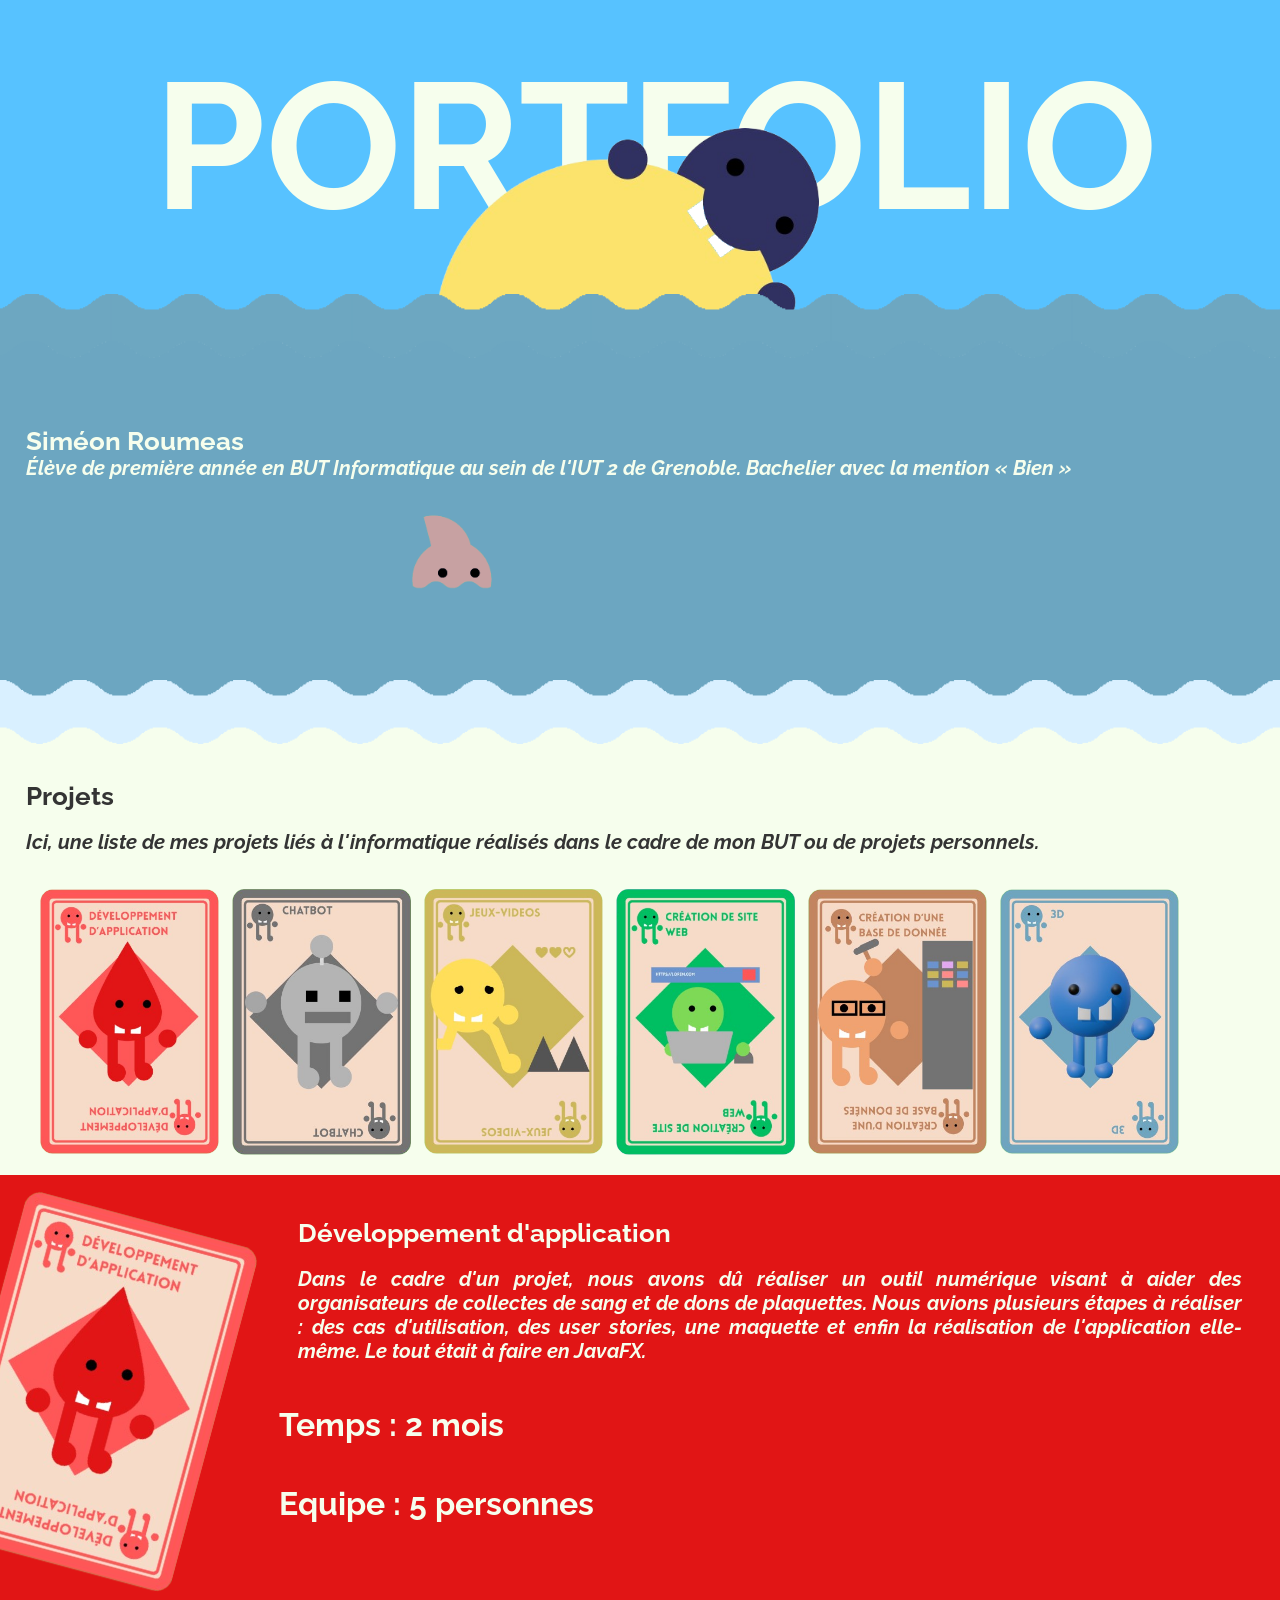
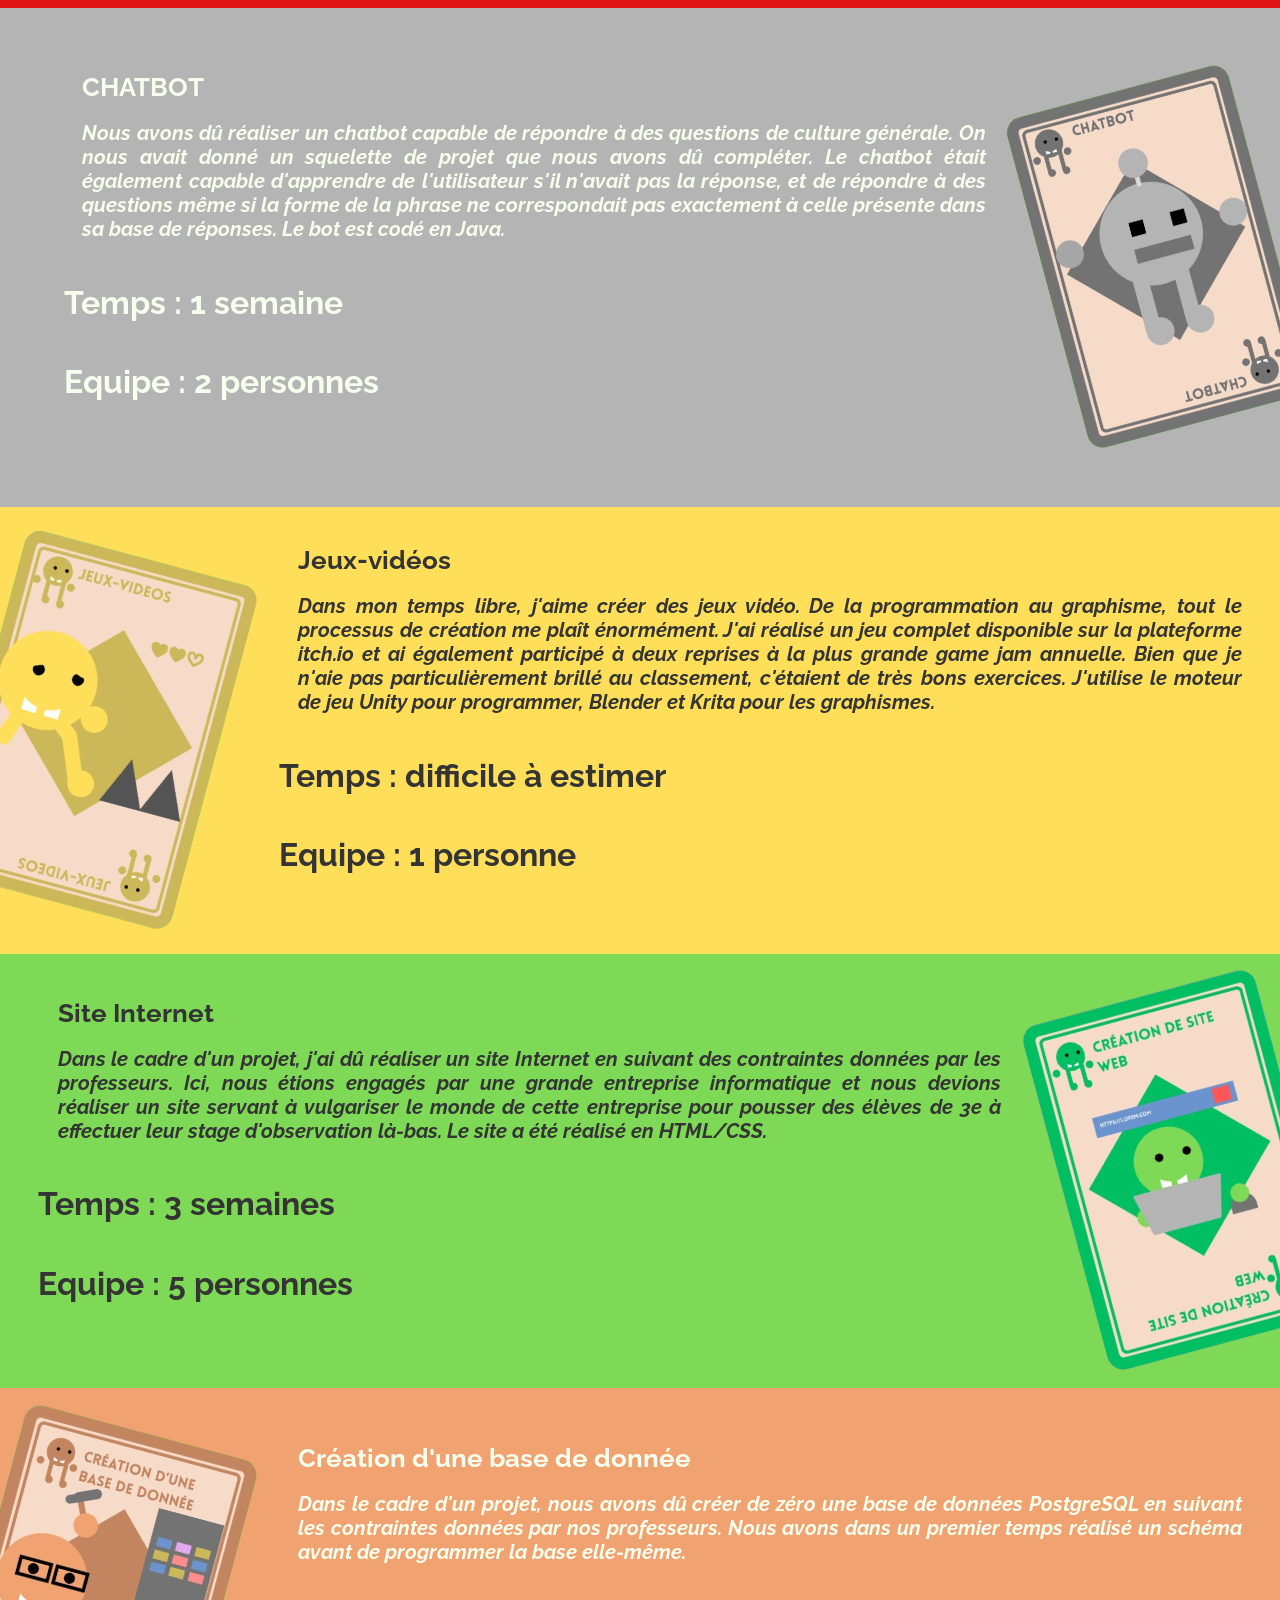
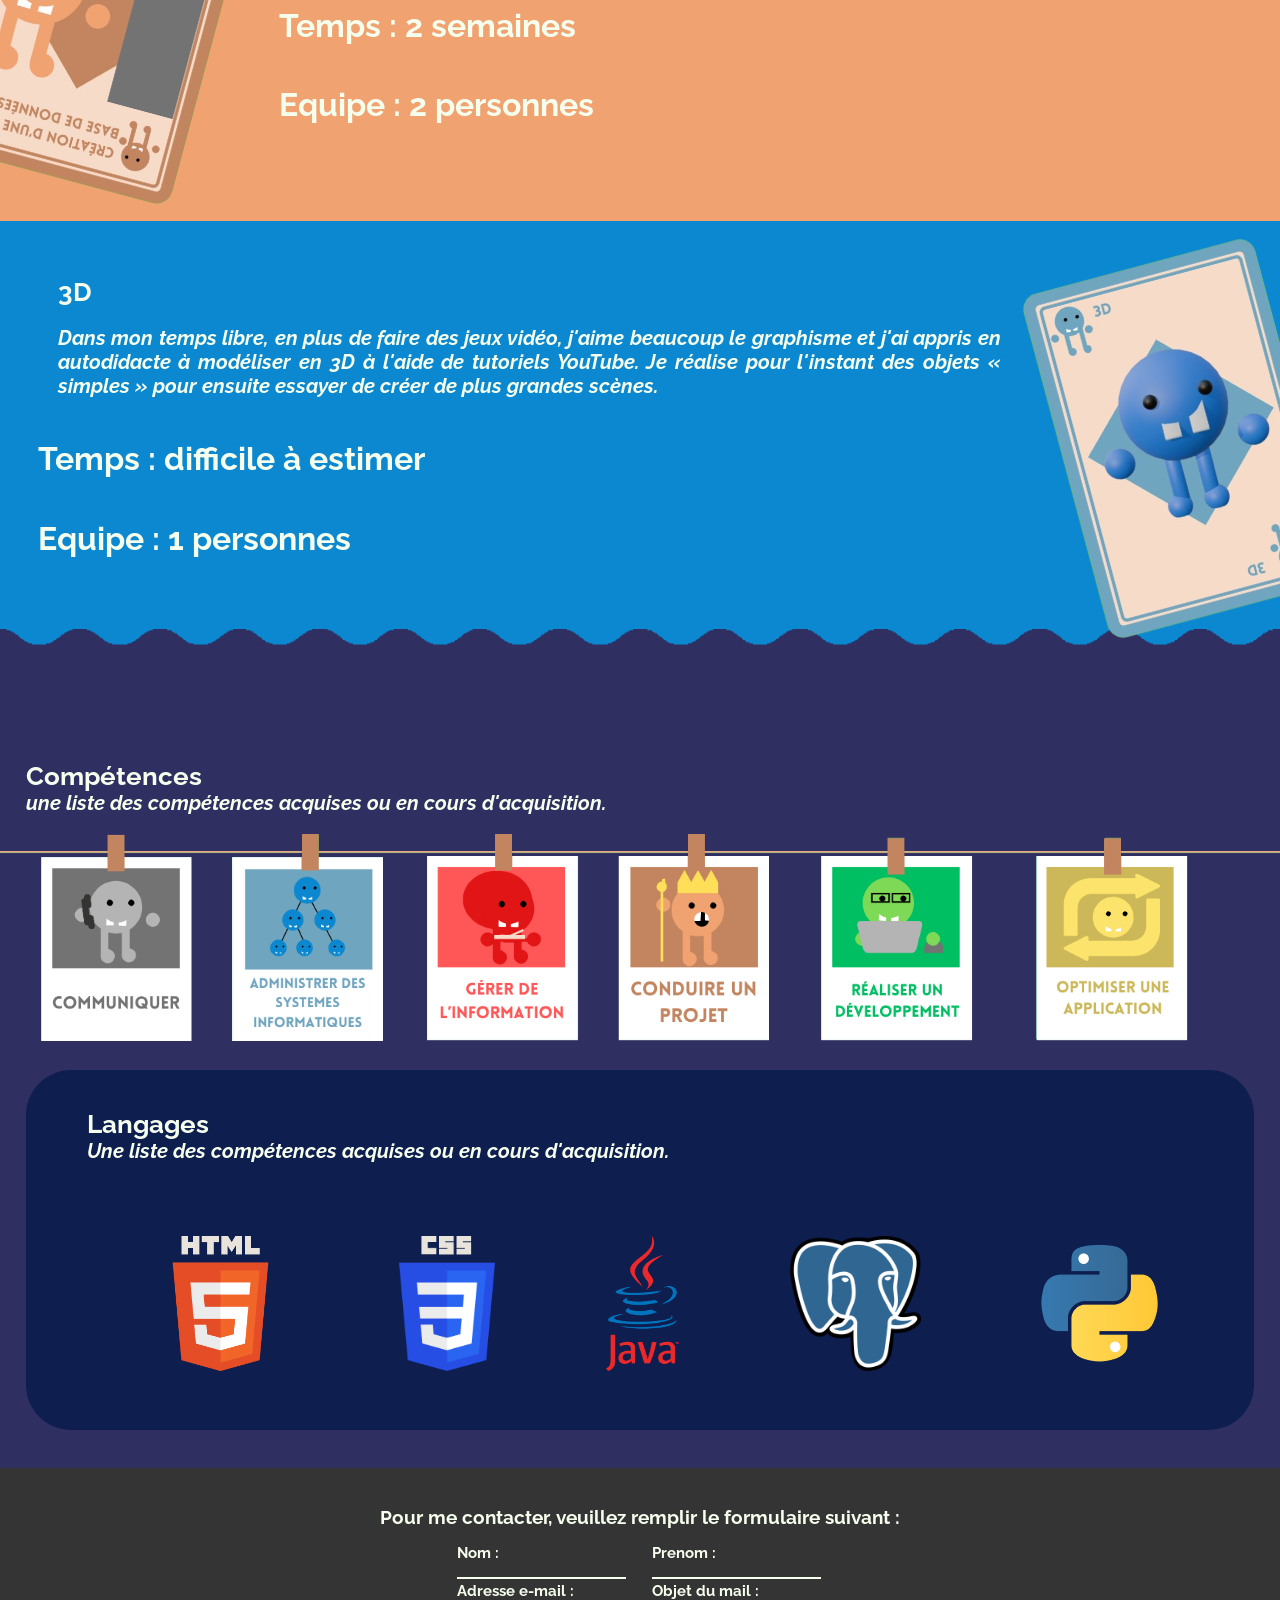
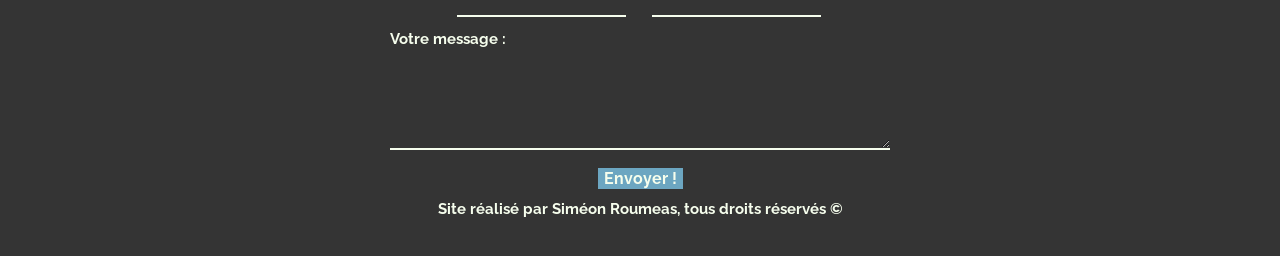
<file: index.html>
<!DOCTYPE html>
<html lang="en">

<head>
  <meta charset="UTF-8" />
  <meta name="viewport" content="width=device-width, initial-scale=1.0" />
  <title>Portfolio Siméon Roumeas</title>
  <link rel="stylesheet" href="test.css" />
  <link rel="preconnect" href="https://fonts.googleapis.com">
  <link rel="preconnect" href="https://fonts.gstatic.com" crossorigin>
  <link href="https://fonts.googleapis.com/css2?family=Raleway:ital,wght@0,100..900;1,100..900&display=swap"
    rel="stylesheet">
</head>

<body>
  <header>
    <h1>PORTFOLIO</h1>
    <img src="./sun_eater.png" alt="">
  </header>

  <main>

    <div class="presentation">
      <div class="vagueHaut">
        <img src="./vagues.png" alt="">
      </div>
      <h2>Siméon Roumeas</h2>
      <h3>Élève de première année en BUT Informatique au sein de l'IUT 2 de Grenoble.
Bachelier avec la mention « Bien »</h3>
      <marquee behavior="" direction="right" scrollamount="15">
        <img src="./loremRequin.png" alt="">
      </marquee>
      <div class="vagueBas">
        <img src="./vaguesBas.png" alt="">
      </div>
    </div>

    <div class="projet">
      <h2>Projets</h2>
      <br>
      <h3>Ici, une liste de mes projets liés à l'informatique réalisés dans le cadre de mon BUT
ou de projets personnels. </h3>
      <br>

      <ul class="cartePremiereAnnee">
        <li>
          <a href="#dev">
            <img src="./CApp.png" alt="">
          </a>
        </li>
        <li>
          <a href="#chatbot">
            <img src="./CChatbot.png" alt="">
          </a>
        </li>
        <li>
          <a href="#jeu">
            <img src="./CJeu.png" alt="">
          </a>
        </li>
        <li>
          <a href="#site">
            <img src="./CSite.png" alt="">
          </a>
        </li>
        <li>
          <a href="#sql">
            <img src="./CSql.png" alt="">
          </a>
        </li>
        <li>
          <a href="#3d">
            <img src="./C3D.png" alt="">
          </a>
        </li>
      </ul>


      <div class="PrDev" id="dev">
        <img src="./CApp.png" alt="">
        <div class="text">
          <div>
            <h2>Développement d'application</h2>
            <br>
            <h3>Dans le cadre d'un projet, nous avons dû réaliser 
              un outil numérique visant à aider des organisateurs 
              de collectes de sang et de dons de plaquettes. Nous 
              avions plusieurs étapes à réaliser : des cas 
              d'utilisation, des user stories, une maquette et
              enfin la réalisation de l'application elle-même. 
              Le tout était à faire en JavaFX.</h3>
          </div>

          <div>
            <h4>
              Temps : 2 mois
            </h4>
            <h4>
              Equipe : 5 personnes
            </h4>
          </div>
        </div>
      </div>

      <div class="PrChatbot" id="chatbot">
        <div class="texte">
          <h2>CHATBOT</h2>
          <br>
          <h3>Nous avons dû réaliser un chatbot
            capable de répondre à des questions 
            de culture générale. On nous avait
            donné un squelette de projet que 
            nous avons dû compléter. Le chatbot
            était également capable d'apprendre
            de l'utilisateur s'il n'avait pas
            la réponse, et de répondre à des 
            questions même si la forme de la 
            phrase ne correspondait pas exactement
            à celle présente dans sa base de réponses.
            Le bot est codé en Java.</h3>
          <div>
            <h4>
              Temps : 1 semaine
            </h4>
            <h4>
              Equipe : 2 personnes
            </h4>
          </div>
        </div>
        <img src="./CChatbot.png" alt="">
      </div>

      <div class="PrJeu" id="jeu">
        <img src="./CJeu.png" alt="">
        <div class="texte">
          <div>
            <h2>Jeux-vidéos</h2>
            <br>
            <h3>
              <h3>Dans mon temps libre, j'aime créer des jeux vidéo.
                De la programmation au graphisme, tout le processus
                de création me plaît énormément. J'ai réalisé un 
                jeu complet disponible sur la plateforme itch.io 
                et ai également participé à deux reprises à la plus
                grande game jam annuelle. Bien que je n'aie pas 
                particulièrement brillé au classement, c'étaient 
                de très bons exercices. J'utilise le moteur de jeu 
                Unity pour programmer, Blender et Krita pour les
                graphismes.</h3>
            </h3>
          </div>
          <h4>
            Temps : difficile à estimer
          </h4>
          <h4>
            Equipe : 1 personne
          </h4>
        </div>
      </div>

      <div class="PrSite" id="site">
        <div class="texte">
          <div>
            <h2>Site Internet</h2>
            <br>
            <h3>Dans le cadre d'un projet, j'ai dû réaliser
              un site Internet en suivant des contraintes
              données par les professeurs. Ici, nous étions 
              engagés par une grande entreprise informatique
              et nous devions réaliser un site servant à 
              vulgariser le monde de cette entreprise pour 
              pousser des élèves de 3e à effectuer leur stage
              d'observation là-bas. Le site a été réalisé en HTML/CSS.</h3>
          </div>
          <h4>
            Temps : 3 semaines
          </h4>
          <h4>
            Equipe : 5 personnes
          </h4>
        </div>
        <img src="./CSite.png" alt="">
      </div>

      <div class="PrBDD" id="sql">
        <img src="./CSql.png" alt="">
        <div class="texte">
          <div>
            <h2>Création d'une base de donnée</h2>
            <br>
            <h3>Dans le cadre d'un projet, nous avons dû créer de 
              zéro une base de données PostgreSQL en suivant les 
              contraintes données par nos professeurs. Nous avons
              dans un premier temps réalisé un schéma avant de
              programmer la base elle-même.</h3>
          </div>
          <h4>
            Temps : 2 semaines
          </h4>
          <h4>
            Equipe : 2 personnes
          </h4>
        </div>
      </div>

      <div class="Pr3D" id="3d">
        <div class="text">
          <div>
            <h2>3D</h2>
            <br>
            <h3>Dans mon temps libre, en plus de faire des 
              jeux vidéo, j'aime beaucoup le graphisme et 
              j'ai appris en autodidacte à modéliser en 3D à
              l'aide de tutoriels YouTube. Je réalise pour 
              l'instant des objets « simples » pour ensuite
              essayer de créer de plus grandes scènes.</h3>
          </div>
          <h4>
            Temps : difficile à estimer
          </h4>
          <h4>
            Equipe : 1 personnes
          </h4>
        </div>
        <img src="./C3D.png" alt="">
      </div>

    </div>

    <div class="competence">
      <div class="vagueViolet">
        <img src="./vagueViolet.png" alt="">
      </div>
      <h2>Compétences</h2>
      <h3>une liste des compétences acquises ou en cours d'acquisition. </h3>

      <br>

      <img src="./polaroid.png" alt="">

      <br>
      <div class="langages">
      <h2>Langages</h2>
      <h3>Une liste des compétences acquises ou en cours d'acquisition.</h3>

      <ul>
        <li>
          <img src="./html.png" alt="">
        </li>
        <li>
          <img src="./css.png" alt="">
        </li>
        <li>
          <img src="./java.png" alt="">
        </li>
        <li>
          <img src="./posgresql.png" alt="">
        </li>
        <li>
          <img src="./python.png " alt="">
        </li>
      </ul>
      </div>

    </div>


  </main>

  <footer>
    <form action="">
      <div class="contact">
        <h2>Pour me contacter, veuillez remplir le formulaire suivant :</h2>
        <div class="formulaire">
          <div class="nom">
            <h3>Nom :</h3>
            <input type="textfield">
          </div>
          <div class="prenom">
            <h3>Prenom :</h3>
            <input type="textfield">
          </div>
          <div class="mail">
            <h3>Adresse e-mail :</h3>
            <input type="textfield">
          </div>
          <div class="objet">
            <h3>Objet du mail :</h3>
            <input type="textfield">
          </div>

        </div>

      </div>
      <div class="message">
        <h3>Votre message :</h3>
        <textarea name="test" id=""></textarea>
      </div>
      <button type="reset">Envoyer !</button>
    </form>
    <h3>Site réalisé par Siméon Roumeas, tous droits réservés &copy </h3>
  </footer>

</body>

</html>
</file>
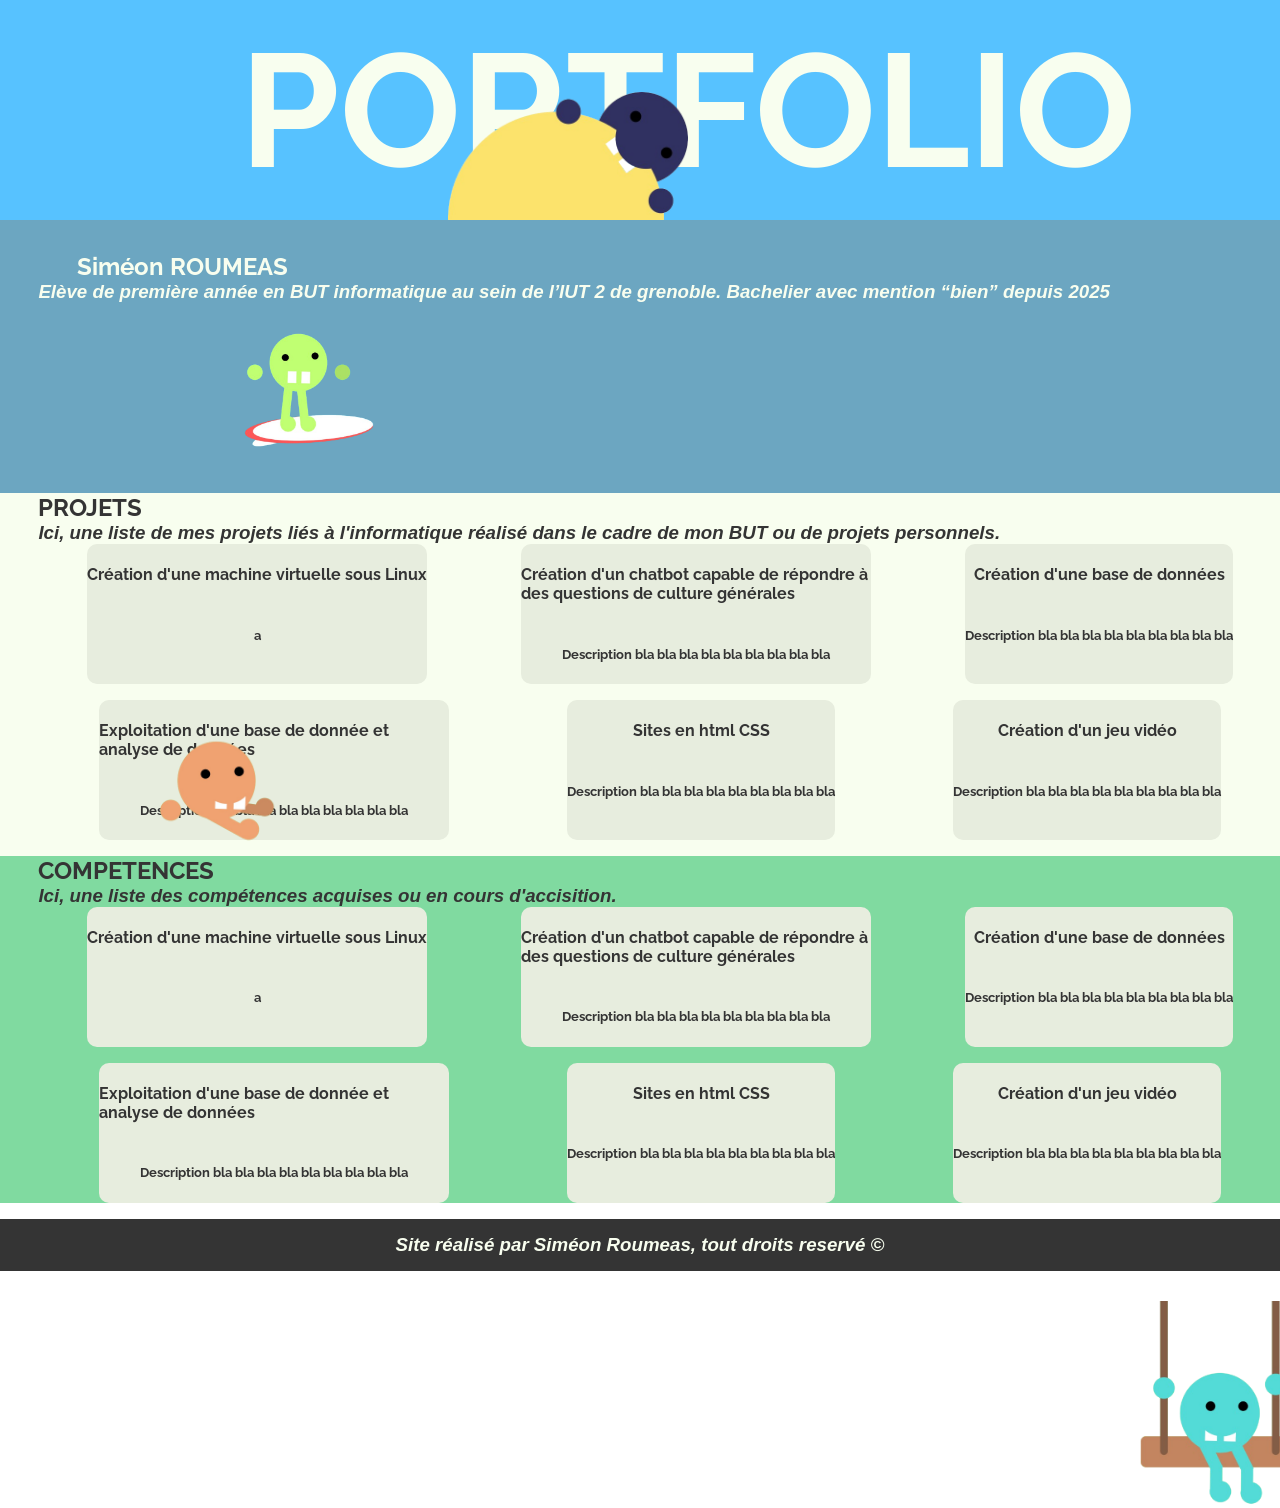
<file: Portfolio.html>
<!DOCTYPE html>
<html lang="en">
  <head>
    <meta charset="UTF-8" />
    <meta name="viewport" content="width=device-width, initial-scale=1.0" />
    <title>About Us</title>
    <link rel="stylesheet" href="Portfolio.css" />
    <link rel="preconnect" href="https://fonts.googleapis.com">
    <link rel="preconnect" href="https://fonts.gstatic.com" crossorigin>
    <link href="https://fonts.googleapis.com/css2?family=Raleway:ital,wght@0,100..900;1,100..900&display=swap" rel="stylesheet">
  </head>
  <body>
    
 
  <header>
    <h1>PORTFOLIO</h1>
    <img src="./sun_eater.png" alt="">
  </header>
<main>
  <div class="quiJeSuis">
    <h2> Siméon ROUMEAS </h2>
    
    <h3>Elève de première année en BUT informatique au sein de l’IUT 2 de grenoble.
    Bachelier avec mention “bien” depuis 2025
    </h3>
    <marquee behavior="" direction="right" scrollamount = "15">
        <img src="./loremSurf.png" alt="">
    </marquee>
  </div>

  
    <div class="projet">
      <div class="loremassi">
      <img src="./loremAssi.png" alt="">
      </div>

      <div class="loremBalancoire">
        <img src="loremBalançoire.png" alt="">
      </div>
      
    <h2>PROJETS</h2>
    <h3>Ici, une liste de mes projets liés à l'informatique réalisé dans le cadre de mon BUT 
      ou de projets personnels. 
    </h3>
    <div class="listeProjets">
      <ul class="first">
          <li>
            <h4>Création d'une machine virtuelle sous Linux</h4>
            <h5>a</h5>
          </li>
          <li>
            <h4>Création d'un chatbot capable de répondre à des questions de culture générales</h4>
            <h5>Description bla bla bla bla bla bla bla bla bla</h5>
          </li>
          </li>
          <li>
            <h4>Création d'une base de données</h4>
            <h5>Description bla bla bla bla bla bla bla bla bla</h5>
          </li>
        </ul>
        <ul class="second">
          <li>
            <h4>Exploitation d'une base de donnée et analyse de données</h4>
            <h5>Description bla bla bla bla bla bla bla bla bla</h5>
          </li>
          <li>
            <h4>Sites en html CSS</h4>
            <h5>Description bla bla bla bla bla bla bla bla bla</h5>
          </li>
          </li>
          <li>
            <h4>Création d'un jeu vidéo</h4>
            <h5>Description bla bla bla bla bla bla bla bla bla</h5>
          </li>
          </li>
        </ul>
    </div>

    </div>
    <div class="competence">
      <h2>COMPETENCES</h2>
    <h3>
      Ici, une liste des compétences acquises ou en cours d'accisition. 
    </h3>

    <div class="listeCompetence">
      <ul class="first">
          <li>
            <h4>Création d'une machine virtuelle sous Linux</h4>
            <h5>a</h5>
          </li>
          <li>
            <h4>Création d'un chatbot capable de répondre à des questions de culture générales</h4>
            <h5>Description bla bla bla bla bla bla bla bla bla</h5>
          </li>
          </li>
          <li>
            <h4>Création d'une base de données</h4>
            <h5>Description bla bla bla bla bla bla bla bla bla</h5>
          </li>
        </ul>
        <ul class="second">
          <li>
            <h4>Exploitation d'une base de donnée et analyse de données</h4>
            <h5>Description bla bla bla bla bla bla bla bla bla</h5>
          </li>
          <li>
            <h4>Sites en html CSS</h4>
            <h5>Description bla bla bla bla bla bla bla bla bla</h5>
          </li>
          </li>
          <li>
            <h4>Création d'un jeu vidéo</h4>
            <h5>Description bla bla bla bla bla bla bla bla bla</h5>
          </li>
          </li>
        </ul>

    </div>

  </main>

  <footer>
    <h3>Site réalisé par Siméon Roumeas, tout droits reservé &copy </h3>

  </footer>
   </body>
</file>
<file: test.css>
html{
    scroll-behavior: smooth;
}

:root {
    --bleuclair:#57c2ff;
    --bleu: #6ca6c1;
    --or:#FFE66D ;
    --ivoir:#F6FEED;
    --violet:#2F3061;
    --gris:#343434;
    --vert:#80DAA0;
    --cRouge:#e11515;
    --cGris:#b4b4b4;
    --cJaune:#ffde59;
    --cBleu: #0b88d0;
    --cOrange:#f0a271;
    --cVert:#7ed957;

}

h2, h3{
    margin:0px;
}
body{
    margin:0px;
    padding:0px;
    border:0px;
    font-family: "Raleway", sans-serif;
    overflow-x: hidden;

}

header{
    background-color: var(--bleuclair);
    color: var(--ivoir);
    
    margin:0px;
    padding:0px;

    height: 25vw;
    
    position: relative;
    overflow: hidden;
}

header img{
    position : absolute;
    
    width: 30%;

    left :34%;
    bottom:-60%;
    
    z-index: 2;

}

header h1{
    position : absolute;
    font-size: 14vw;

    left :12vw;
    bottom:-4vw;
    
    z-index: 1;
}

main h2{
    font-size: 2vw;
    padding-left: 2%;
}
main h3{
    font-size:1.6vw;
    font-style: italic;
    padding-left:2%
}

.presentation{
    
    background-color: var(--bleu);
    color: var(--ivoir);

    margin:0px;
    padding:3% 0% 3% 0%;

    height: 25vw;
}

.presentation img{
    width: 15%;
  
}
.projet{
    background-color: var(--ivoir) ;
    color: var(--gris);

    margin:0px;
    padding:5% 0% 0% 0%;
    gap:0px;

}
.projet h4{
    font-size: 200%;
}
.projet ul, .competence ul{
    display:flex;
    flex-wrap: wrap;
    list-style: none;
    gap:1vw;
}


.projet li img{
    width: 14vw;
}

.projet li img:hover{
    transform: scale(1.2);
    transform:translateY(-1.6vw);
    transition: 0.1s;
    cursor: pointer;
}

.projet .PrDev{
    background-color: var(--cRouge);
    color: var(--ivoir);
    margin:0px;
    padding:3%;

    display:flex;
    align-items: center;
    text-align: justify;
}

.PrDev img{
    position : relative;
    
    width: 20%;

    left :-5%;
    bottom:0%;
    rotate: 15deg;
    
    z-index: 2;

}

.projet .PrChatbot{
    background-color: var(--cGris);
    color: var(--ivoir);
    margin:0px;
    padding:5%;

    display:flex;
    align-items: center;
    text-align: justify;
}

.PrChatbot img{
    position : relative;
    
    width: 20%;

    left :5%;
    bottom:0%;
    rotate: -15deg;
    
    z-index: 2;

}


.projet .PrJeu{
    background-color: var(--cJaune);
     margin:0px;
    padding:3%;

    display:flex;
    align-items: center;
    text-align: justify;
}
.PrJeu img{
    position : relative;
    
    width: 20%;

    left :-5%;
    bottom:0%;
    rotate: 15deg;
    
    z-index: 2;

}
.projet .PrSite{
    background-color: var(--cVert);
     margin:0px;
    padding:3%;

    display:flex;
    align-items: center;
    text-align: justify;
}

.PrSite img{
    position : relative;
    
    width: 20%;

    left :5%;
    bottom:0%;
    rotate: -15deg;
    
    z-index: 2;

}

.projet .PrBDD{
    background-color: var(--cOrange);
    color: var(--ivoir);
    margin:0px;
    padding:3%;

    display:flex;
    align-items: center;
    text-align: justify;
}

.PrBDD img{
    position : relative;
    
    width: 20%;

    left :-5%;
    bottom:0%;
    rotate: 15deg;
    
    z-index: 2;

}

.projet .Pr3D{
    background-color: var(--cBleu);
    color: var(--ivoir);
     margin:0px;
    padding:3%;

    display:flex;
    align-items: center;
    text-align: justify;
}

.Pr3D img{
    position : relative;
    
    width: 20%;

    left :5%;
    bottom:0%;
    rotate: -15deg;
    
    z-index: 2;

}

.competence{
    background-color: var(--violet);
    color: var(--ivoir);

    margin:0px;
    padding:3% 0% 3% 0%;

}

.competence img{
    width: 100vw;
}

.competence ul{
    display:flex;
    flex-direction: row;
    align-items: center;
    justify-content: center;
    justify-content: space-around;
    padding-top: 5%;
}

.competence ul img{
    width: auto;
    height: 15vh;
}

.langages{

    background-color: #0D1E4F;
    padding: 3%;
    margin:2% 2% 0% 2%;
    border-radius: 5vh;
}
.competence ul img:hover{
    transform: scale(1.2);
    transition:0.1s;
}

footer{
    background-color: var(--gris);
    color: var(--ivoir);

    margin:0px;
    padding:3%;
    
    
    display : flex;
    flex-direction: column;
    align-items: center;
    justify-content: center;

    font-size: 1vw;
}
.formulaire {
    align-items: center;
    justify-content: center;
    display : grid;
    grid-template-columns: 35% 35%;
    grid-gap: 5%;
    padding:3%
}

input{
    color: var(--ivoir);
    padding: 0px;
    background-color: #343434;
    border: #343434;
    border-bottom: var(--ivoir) solid 2px;
    justify-content: space-between;
}

input:focus{
    outline:none;
    border-bottom: var(--bleuclair) solid 2px;
    color: var(--bleuclair);
}

.message {
    padding-bottom: 3%;
}

textarea{
   color: var(--ivoir);
    padding: 0px;
    background-color: #343434;
    border: #343434;
    border-bottom: var(--ivoir) solid 2px; 
    width: 500px;
    height: 100px;

}
textarea:focus{
    outline: none;
    border-bottom: var(--bleuclair) solid 2px;
    color: var(--bleuclair);
}

button{
    outline: 0;
    background-color: var(--bleu);
    color:var(--ivoir);
    border : 0;
    margin-bottom: 2%;
    font-family: "Raleway", sans-serif;
    font-size: 16px;
    font-weight: bold;
}
form{
    display:flex;
    flex-direction: column;
    align-items: center;
    justify-content: center;
}

button:active{
    background-color: var(--ivoir);
    color: var(--gris);
}

.vagueHaut img{
    position:relative;
    top:-5vw;
    left:-10%;
    width: 150%;
    height: auto;
    z-index: 2;
}
.vagueBas img{
    position:relative;
    top:0vh;
    width: 150%;
    height: auto;
}

.vagueViolet img{
    position:relative;
    top:-5vw;
    width: 150%;
    height: auto;
}


.images {
    pointer-events: none;
}
</file>
<file: Portfolio.css>
:root {
    --bleuclair:#57c2ff;
    --bleu: #6ca6c1;
    --or:#FFE66D ;
    --ivoir:#F8FEEF;
    --violet:#2F3061;
    --gris:#343434;
    --vert:#80DAA0;
}


body{
    margin:0px;
    padding:0px;
    
    font-family: "Raleway", sans-serif;
}

header{
    position: relative;
    overflow: hidden;
    height: 220px;
    display: flex;
    align-items: center;
    background-color: var(--bleuclair);
}
header h1{
    position: absolute;
    margin: 0px;
    left: 15rem;
    font-size: 10rem;
    color: var(--ivoir);
    z-index: 1;
}
header img{
    position: absolute;

    right: 37rem;
    bottom: -7rem;

    width: 240px;
    height: auto;
    z-index: 2;
}



.quiJeSuis{
    background-color: var(--bleu);
    color: var(--ivoir);
    padding-top: 2em;
    padding-bottom: 2em;
}
.quiJeSuis h2{
    margin-top: 0px;
    margin-bottom:0px;
    padding-left: 3%;
    padding-right: 3%;
}


main{
    padding:0px;
    margin:0px;
}



main .projet{
    background-color: var(--ivoir);
    color:var(--gris);
   
}

main .competence{
    background-color: var(--vert);
    color: var(--gris);
}
main h2{
    margin-top: 0px;
    margin-bottom:0px;
    margin-left: 3%;
    margin-right:3%;
}

h3{
    margin-top: 0px;
    margin-bottom:0px;
    margin-left: 3%;
    margin-right: 3%;
    font-style: italic;
    font-family:'Gill Sans', 'Gill Sans MT', Calibri, 'Trebuchet MS', sans-serif;
}

.loremassi img{
    position: absolute;
    left:10rem;
    bottom: 3rem;
    width: 120px;
}

.loremBalancoire img{
    position: absolute;
    left:70rem;
    bottom: -38rem;
    width: 207px;
}

marquee img{
    position:relative;
    height: 150px;
    
}

.listeProjets{
    display : flex;
    flex-direction: column;
    
}
.first {
    margin-top: 0px;
    margin-bottom:0px;  

    list-style: none;
    display: flex;
    justify-content: space-around;
}
.second {
    list-style: none;
    display: flex;
    justify-content: space-around; 
}

.first li{
    display : flex;
    flex-direction: column;
    align-items: center;
    padding: 0px;
    border: 2px;
    border-radius: 10px;
    background-color: #E7EDDE;
    max-width: 350px;
   
}


.second li{
    display : flex;
    flex-direction: column;
    align-items: center;
    padding: 0;
    border: 2px;
    border-radius: 10px;
  
    background-color: #E7EDDE;
    max-width: 350px;
}

footer{
    display : flex;
    background-color: var(--gris);
    color:var(--ivoir);
    justify-content :center;
    align-items: center;
    padding-bottom: 15px;
    padding-top:15px;
    flex-direction: column;
}
footer h4{
    padding: 0px;
    margin-top: 0px;
    font-size: 10px;
    font-style:italic;
}
</file>
